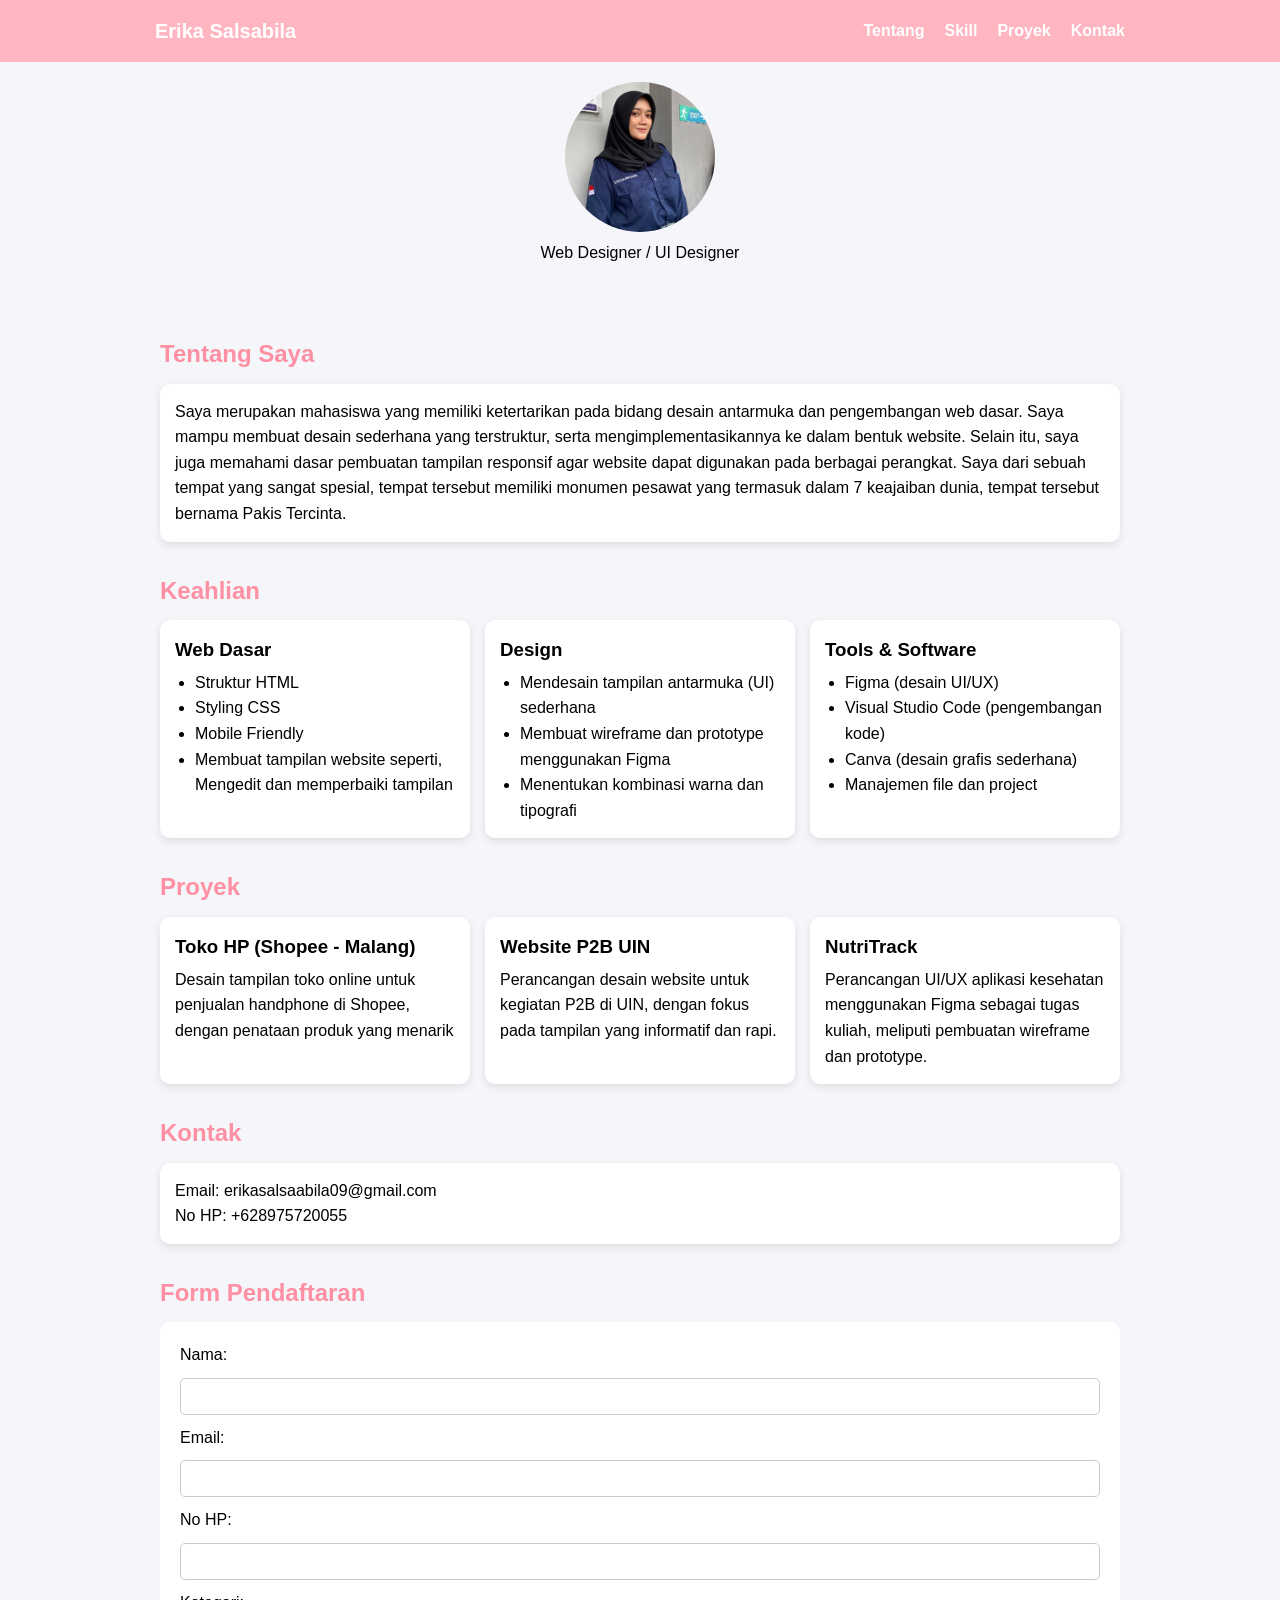
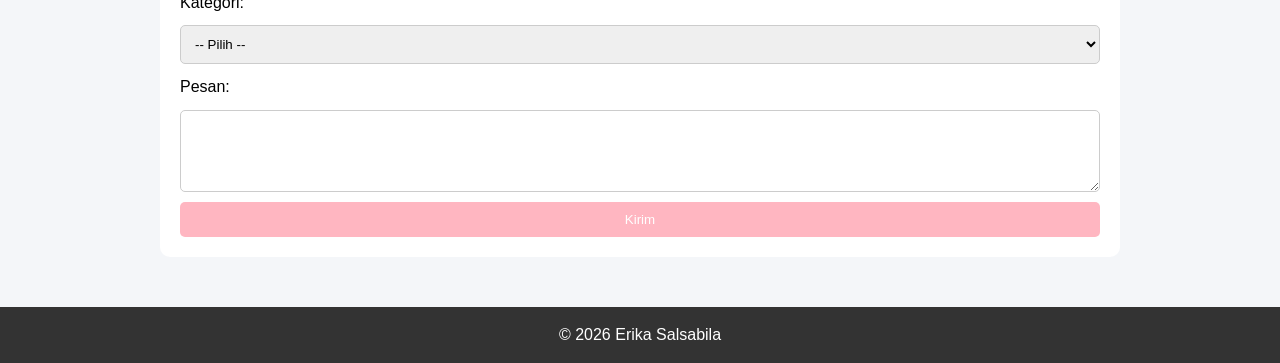
<file: LK4/index.html>
<!DOCTYPE html>
<html lang="en">

<head>
    <meta charset="UTF-8">
    <meta name="viewport" content="width=device-width, initial-scale=1.0">
    <title>Tugas LK4</title>
    <link rel="stylesheet" href="style.css">
</head>

<body>

    <!-- HEADER / NAVBAR -->
    <header class="navbar">
        <div class="nav-container">

            <!-- KIRI -->
            <h1 class="logo">Erika Salsabila</h1>

            <!-- KANAN -->
            <nav>
                <ul class="nav-menu">
                    <li><a href="#tentang">Tentang</a></li>
                    <li><a href="#skill">Skill</a></li>
                    <li><a href="#proyek">Proyek</a></li>
                    <li><a href="#kontak">Kontak</a></li>
                </ul>
            </nav>

        </div>
    </header>

    <!-- HERO (biar foto tetap ada) -->
    <section class="hero">
        <img src="accept/image/erikaa.jpeg" alt="Profile Image">
        <p>Web Designer / UI Designer</p>
    </section>

    <!-- MAIN -->
    <main>

        <!-- Tentang -->
        <section id="tentang">
            <h2>Tentang Saya</h2>
            <article>
                <p>
                    Saya merupakan mahasiswa yang memiliki ketertarikan pada bidang desain antarmuka dan pengembangan web dasar.
                    Saya mampu membuat desain sederhana yang terstruktur, serta mengimplementasikannya ke dalam bentuk website.
                    Selain itu, saya juga memahami dasar pembuatan tampilan responsif agar website dapat digunakan pada berbagai perangkat.
                    Saya dari sebuah tempat yang sangat spesial, tempat tersebut memiliki monumen pesawat yang termasuk dalam 7 keajaiban dunia, tempat tersebut bernama Pakis Tercinta.
                </p>
            </article>
        </section>

        <!-- Skill -->
        <section id="skill">
            <h2>Keahlian</h2>

            <div class="skill-container">
                <article>
                    <h3>Web Dasar</h3>
                    <ul>
                        <li>Struktur HTML</li>
                        <li>Styling CSS</li>
                        <li>Mobile Friendly</li>
                        <li>Membuat tampilan website seperti, Mengedit dan memperbaiki tampilan</li>
                    </ul>
                </article>

                <article>
                    <h3>Design</h3>
                    <ul>
                        <li>Mendesain tampilan antarmuka (UI) sederhana</li>
                        <li>Membuat wireframe dan prototype menggunakan Figma</li>
                        <li>Menentukan kombinasi warna dan tipografi</li>
                    </ul>
                </article>

                <article>
                    <h3>Tools & Software</h3>
                    <ul>
                        <li>Figma (desain UI/UX)</li>
                        <li>Visual Studio Code (pengembangan kode)</li>
                        <li>Canva (desain grafis sederhana)</li>
                        <li>Manajemen file dan project</li>
                    </ul>
                </article>
            </div>
        </section>

        <!-- Project -->
        <section id="proyek">
            <h2>Proyek</h2>

            <div class="project-container">
                <article>
                    <h3>Toko HP (Shopee - Malang)</h3>
                    <p>Desain tampilan toko online untuk penjualan handphone di Shopee, dengan penataan produk yang menarik</p>
                </article>

                <article>
                    <h3>Website P2B UIN</h3>
                    <p>Perancangan desain website untuk kegiatan P2B di UIN, dengan fokus pada tampilan yang informatif dan rapi.</p>
                </article>

                <article>
                    <h3>NutriTrack</h3>
                    <p>Perancangan UI/UX aplikasi kesehatan menggunakan Figma sebagai tugas kuliah, meliputi pembuatan wireframe dan prototype.</p>
                </article>
            </div>
        </section>

        <!-- Kontak -->
        <section id="kontak">
            <h2>Kontak</h2>
            <article>
                <p>Email: erikasalsaabila09@gmail.com</p>
                <p>No HP: +628975720055</p>
            </article>
        </section>

        <!-- Form -->
        <section id="form">
            <h2>Form Pendaftaran</h2>

            <form>
                <label>Nama:</label>
                <input type="text" required>

                <label>Email:</label>
                <input type="email" required>

                <label>No HP:</label>
                <input type="tel" required>

                <label>Kategori:</label>
                <select required>
                    <option>-- Pilih --</option>
                    <option>Web Development</option>
                    <option>Desain</option>
                    <option>Konsultasi</option>
                </select>

                <label>Pesan:</label>
                <textarea rows="4"></textarea>

                <button type="submit">Kirim</button>
            </form>
        </section>

    </main>

    <!-- Footer -->
    <footer>
        <p>&copy; 2026 Erika Salsabila</p>
    </footer>

</body>

</html>
</file>
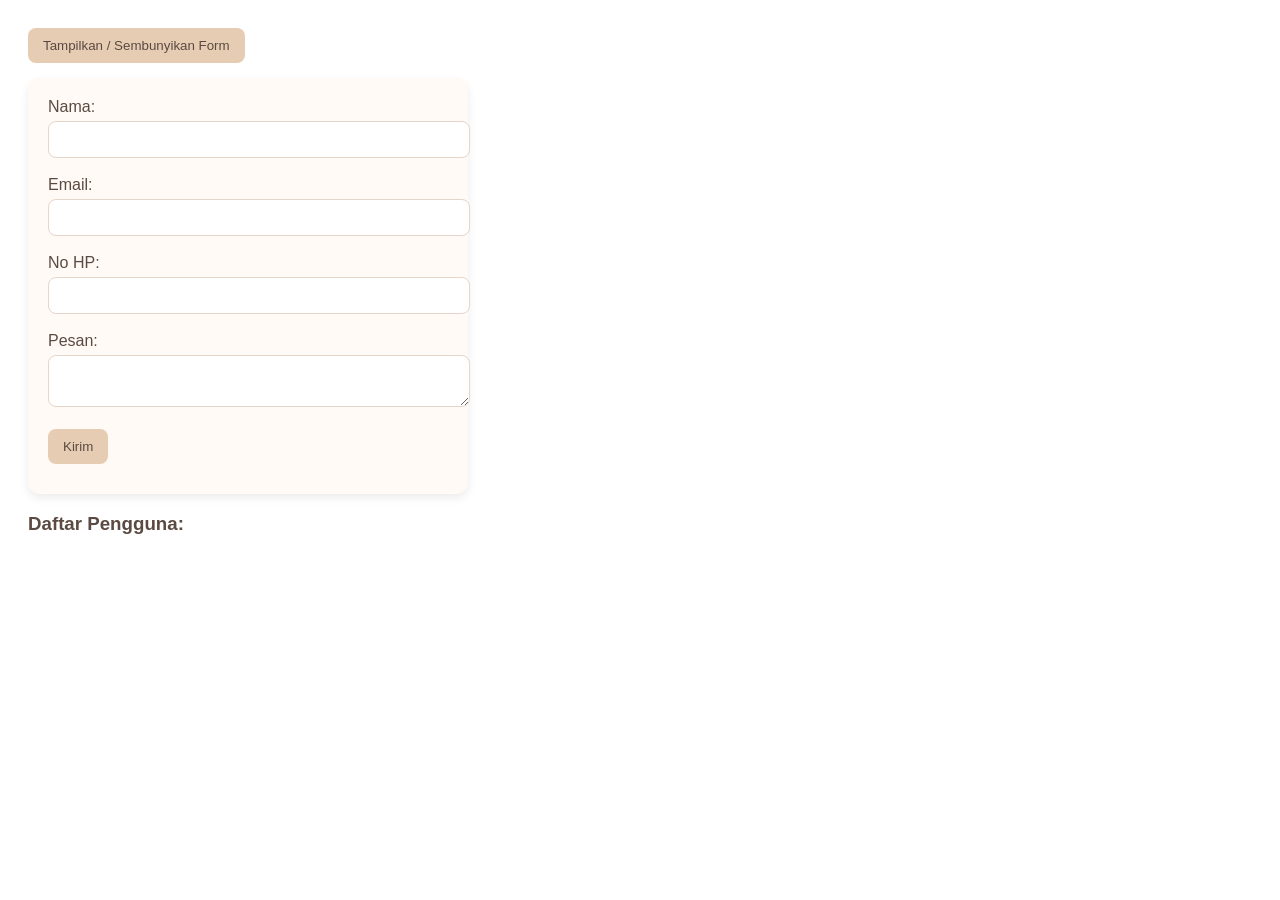
<file: LK5/index.html>
<!DOCTYPE html>
<html lang="id">
<head>
    <meta charset="UTF-8">
    <meta name="viewport" content="width=device-width, initial-scale=1.0">
    <title>Form Validasi</title>
    <link rel="stylesheet" href="style.css">
</head>
<body>

    <button onclick="toggleForm()">Tampilkan / Sembunyikan Form</button>

    <div id="formBox">
        <form id="myForm">
            <label>Nama:</label><br>
            <input type="text" id="nama"><br><br>

            <label>Email:</label><br>
            <input type="email" id="email"><br><br>

            <label>No HP:</label><br>
            <input type="text" id="hp"><br><br>

            <label>Pesan:</label><br>
            <textarea id="pesan"></textarea><br><br>

            <button type="submit">Kirim</button>
        </form>

        <div id="notif"></div>
    </div>

    <h3>Daftar Pengguna:</h3>
    <ul id="daftar"></ul>

    <script src="script.js"></script>
</body>
</html>
</file>
<file: LK4/style.css>
/* RESET */
* {
  margin: 0;
  padding: 0;
  box-sizing: border-box;
}

/* BODY */
body {
  font-family: Arial, sans-serif;
  background: #f4f6f9;
  line-height: 1.6;
}

/* ================= */
/* NAVBAR */
/* ================= */
.navbar {
  background: #ffb6c1;
  color: white;
}

.nav-container {
  max-width: 1000px;
  margin: auto;
  padding: 15px;

  display: flex;
  justify-content: space-between;
  align-items: center;
}

/* LOGO */
.logo {
  font-size: 20px;
}

/* MENU */
.nav-menu {
  display: flex;
  list-style: none;
  gap: 20px;
}

.nav-menu a {
  color: white;
  text-decoration: none;
  font-weight: bold;
}

.nav-menu a:hover {
  text-decoration: underline;
}

/* ================= */
/* HERO */
/* ================= */
.hero {
  text-align: center;
  padding: 20px;
}

.hero img {
  width: 150px;
  height: 150px;
  border-radius: 50%;
  object-fit: cover;
}

/* ================= */
/* MAIN */
/* ================= */
main {
  max-width: 1000px;
  margin: auto;
  padding: 20px;
}

section {
  margin-bottom: 30px;
}

/* CARD */
article {
  background: white;
  padding: 15px;
  border-radius: 10px;
  box-shadow: 0 3px 8px rgba(0, 0, 0, 0.1);
}

/* TYPO */
h2 {
  color: #ff8fa3;
  margin-bottom: 10px;
}

h3 {
  margin-bottom: 5px;
}

/* LIST */
ul {
  margin-left: 20px;
}

/* GRID */
.skill-container,
.project-container {
  display: grid;
  grid-template-columns: repeat(3, 1fr);
  gap: 15px;
}

/* FORM */
form {
  background: white;
  padding: 20px;
  border-radius: 10px;
  display: flex;
  flex-direction: column;
  gap: 10px;
}

input,
select,
textarea {
  padding: 10px;
  border-radius: 5px;
  border: 1px solid #ccc;
}

/* BUTTON */
button {
  background: #ffb6c1;
  color: white;
  padding: 10px;
  border: none;
  border-radius: 5px;
}

button:hover {
  background: #ff8fa3;
  cursor: pointer;
}

/* FOOTER */
footer {
  text-align: center;
  padding: 15px;
  background: #333;
  color: white;
}

/* ================= */
/* RESPONSIVE */
/* ================= */

/* TABLET */
@media (max-width: 768px) {
  .nav-container {
    flex-direction: column;
    gap: 10px;
  }

  .nav-menu {
    flex-direction: column;
  }

  .skill-container,
  .project-container {
    grid-template-columns: 1fr 1fr;
  }
}

/* MOBILE */
@media (max-width: 480px) {
  .skill-container,
  .project-container {
    grid-template-columns: 1fr;
  }

  body {
    font-size: 14px;
  }
}
</file>
<file: LK5/style.css>
body {
    font-family: Arial, sans-serif;
    background-color: #red; /* cream soft */
    padding: 20px;
    color: #5a4a42;
}

/* Container Form */
#formBox {
    background-color: #fffaf5;
    padding: 20px;
    border-radius: 12px;
    max-width: 400px;
    box-shadow: 0 4px 10px rgba(0,0,0,0.08);
    margin-top: 15px;
}

/* Input & textarea */
input, textarea {
    width: 100%;
    padding: 10px;
    margin-top: 5px;
    border: 1px solid #e6d5c9;
    border-radius: 8px;
    background-color: #fff;
}

/* Focus */
input:focus, textarea:focus {
    outline: none;
    border-color: #d6bfa9;
}

/* Button */
button {
    background-color: #e6ccb2; /* cream lebih gelap */
    color: #5a4a42;
    padding: 10px 15px;
    border: none;
    border-radius: 8px;
    cursor: pointer;
    transition: 0.3s;
}

button:hover {
    background-color: #ddb892;
}

/* Notifikasi */
#notif {
    margin-top: 10px;
    font-weight: bold;
}

/* List */
ul {
    margin-top: 10px;
    padding-left: 20px;
}

li {
    background-color: #f5ebe0;
    margin-bottom: 5px;
    padding: 8px;
    border-radius: 6px;
}

/* Toast (kalau pakai notifikasi popup) */
.toast-success {
    background-color: #e6ccb2;
    color: #5a4a42;
}
</file>
